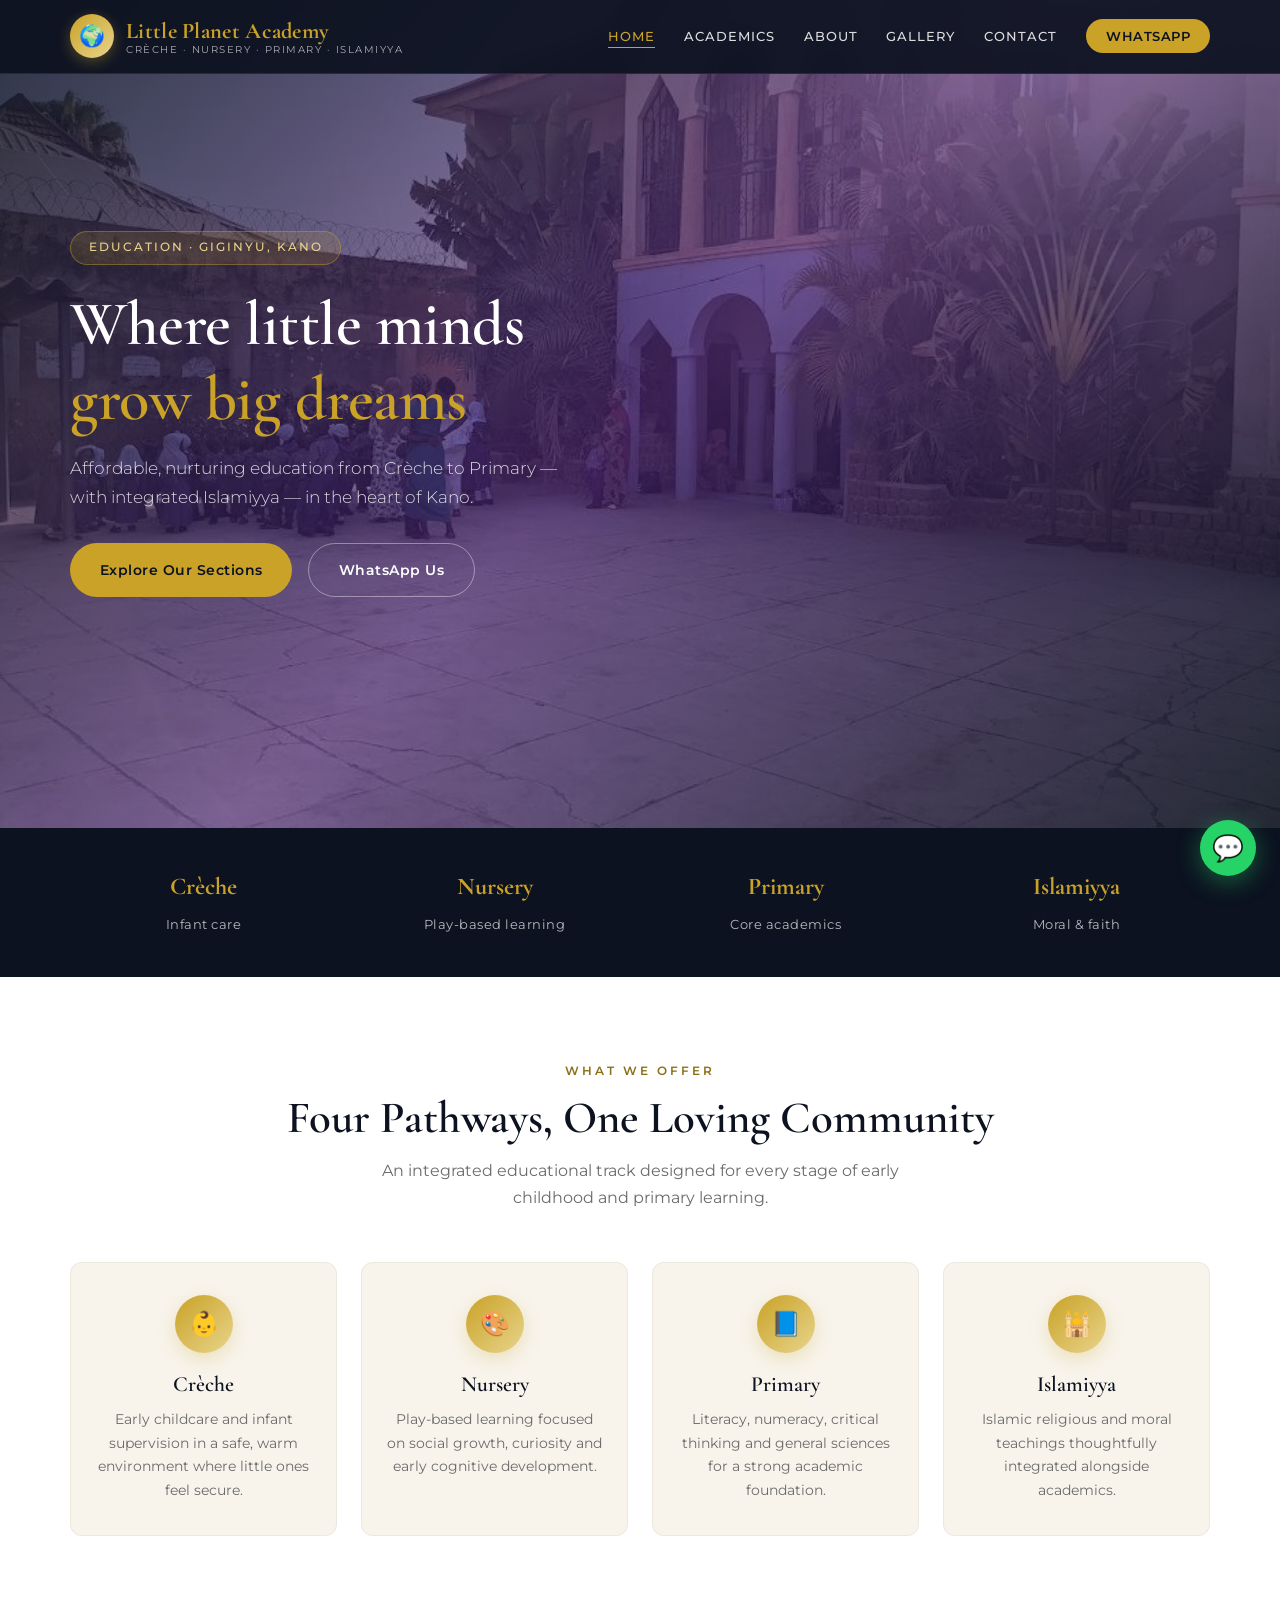
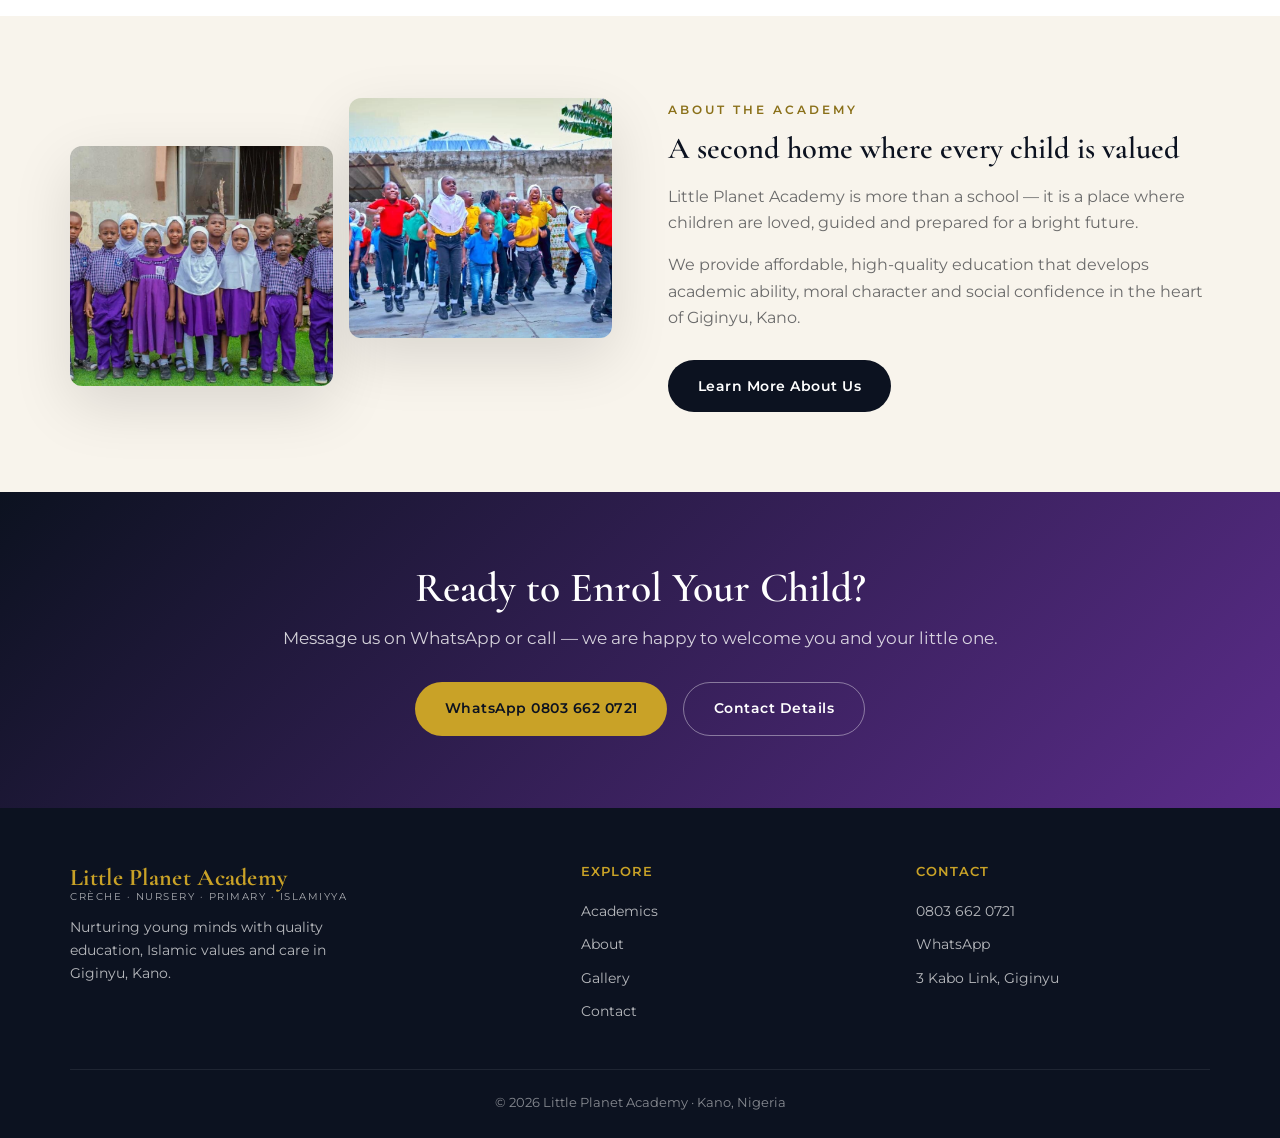
<file: index.html>
<!DOCTYPE html>
<html lang="en">
<head>
  <meta charset="UTF-8">
  <meta name="viewport" content="width=device-width, initial-scale=1.0">
  <title>Little Planet Academy | Crèche, Nursery, Primary & Islamiyya — Kano</title>
  <meta name="description" content="Little Planet Academy — affordable quality education in Giginyu, Kano. Crèche, Nursery, Primary and Islamiyya sections. Call 0803 662 0721">
  <link rel="stylesheet" href="styles.css">
</head>
<body>
  <!-- NAVBAR -->
  <nav class="navbar" id="navbar">
    <div class="container nav-inner">
      <a href="index.html" class="logo">
        <div class="logo-mark">🌍</div>
        <div class="logo-text">
          <span class="logo-name">Little Planet Academy</span>
          <span class="logo-sub">Crèche · Nursery · Primary · Islamiyya</span>
        </div>
      </a>
      <ul class="nav-links">
        <li><a href="index.html" class="active">Home</a></li>
        <li><a href="academics.html">Academics</a></li>
        <li><a href="about.html">About</a></li>
        <li><a href="gallery.html">Gallery</a></li>
        <li><a href="contact.html">Contact</a></li>
        <li><a class="nav-cta" href="https://wa.me/2348036620721?text=Hello%20Little%20Planet%20Academy" target="_blank" rel="noopener">WhatsApp</a></li>
      </ul>
      <button class="hamburger" id="hamburger" type="button" aria-label="Menu">
        <span></span><span></span><span></span>
      </button>
    </div>
  </nav>

  <!-- Mobile menu + overlay -->
  <div class="overlay" id="overlay"></div>
  <div class="mobile-menu" id="mobileMenu">
    <ul>
      <li><a href="index.html" class="active">Home</a></li>
      <li><a href="academics.html">Academics</a></li>
      <li><a href="about.html">About</a></li>
      <li><a href="gallery.html">Gallery</a></li>
      <li><a href="contact.html">Contact</a></li>
      <li><a class="mobile-cta" href="https://wa.me/2348036620721?text=Hello%20Little%20Planet%20Academy" target="_blank" rel="noopener">WhatsApp Us</a></li>
    </ul>
  </div>

  <!-- HERO -->
  <section class="hero">
    <div class="container">
      <div class="hero-content">
        <div class="hero-badge">Education · Giginyu, Kano</div>
        <h1>Where little minds<br><span>grow big dreams</span></h1>
        <p>Affordable, nurturing education from Crèche to Primary — with integrated Islamiyya — in the heart of Kano.</p>
        <div class="hero-btns">
          <a class="btn btn-primary" href="academics.html">Explore Our Sections</a>
          <a class="btn btn-outline" href="https://wa.me/2348036620721?text=Hello%20Little%20Planet%20Academy%2C%20I%20want%20to%20enquire" target="_blank" rel="noopener">WhatsApp Us</a>
        </div>
      </div>
    </div>
  </section>

  <!-- STATS -->
  <div class="stats-bar">
    <div class="container">
      <div class="stats-grid">
        <div class="stat-item"><strong>Crèche</strong><span>Infant care</span></div>
        <div class="stat-item"><strong>Nursery</strong><span>Play-based learning</span></div>
        <div class="stat-item"><strong>Primary</strong><span>Core academics</span></div>
        <div class="stat-item"><strong>Islamiyya</strong><span>Moral & faith</span></div>
      </div>
    </div>
  </div>

  <!-- PATHWAYS -->
  <section class="services">
    <div class="container">
      <div class="section-header">
        <div class="section-label">What We Offer</div>
        <h2>Four Pathways, One Loving Community</h2>
        <p>An integrated educational track designed for every stage of early childhood and primary learning.</p>
      </div>
      <div class="svc-grid">
        <div class="svc-card">
          <div class="ico">👶</div>
          <h3>Crèche</h3>
          <p>Early childcare and infant supervision in a safe, warm environment where little ones feel secure.</p>
        </div>
        <div class="svc-card">
          <div class="ico">🎨</div>
          <h3>Nursery</h3>
          <p>Play-based learning focused on social growth, curiosity and early cognitive development.</p>
        </div>
        <div class="svc-card">
          <div class="ico">📘</div>
          <h3>Primary</h3>
          <p>Literacy, numeracy, critical thinking and general sciences for a strong academic foundation.</p>
        </div>
        <div class="svc-card">
          <div class="ico">🕌</div>
          <h3>Islamiyya</h3>
          <p>Islamic religious and moral teachings thoughtfully integrated alongside academics.</p>
        </div>
      </div>
    </div>
  </section>

  <!-- ABOUT PREVIEW -->
  <section class="about-preview">
    <div class="container">
      <div class="about-grid">
        <div class="about-images">
          <img src="images/uniform-portrait.jpg" alt="Pupils in school uniform">
          <img src="images/kids-jumping.jpg" alt="Children jumping with joy">
        </div>
        <div class="about-text">
          <div class="section-label">About the Academy</div>
          <h3>A second home where every child is valued</h3>
          <p>Little Planet Academy is more than a school — it is a place where children are loved, guided and prepared for a bright future.</p>
          <p>We provide affordable, high-quality education that develops academic ability, moral character and social confidence in the heart of Giginyu, Kano.</p>
          <a class="btn btn-dark" href="about.html">Learn More About Us</a>
        </div>
      </div>
    </div>
  </section>

  <!-- CTA -->
  <section class="cta-band">
    <div class="container">
      <h2>Ready to Enrol Your Child?</h2>
      <p>Message us on WhatsApp or call — we are happy to welcome you and your little one.</p>
      <div class="cta-btns">
        <a class="btn btn-primary" href="https://wa.me/2348036620721?text=Hello%20Little%20Planet%20Academy%2C%20I%20want%20to%20enquire%20about%20admission" target="_blank" rel="noopener">WhatsApp 0803 662 0721</a>
        <a class="btn btn-outline" href="contact.html">Contact Details</a>
      </div>
    </div>
  </section>

  <!-- FOOTER -->
  <footer>
    <div class="container">
      <div class="footer-inner">
        <div class="footer-brand">
          <div class="logo">
            <div class="logo-text">
              <span class="logo-name">Little Planet Academy</span>
              <span class="logo-sub">Crèche · Nursery · Primary · Islamiyya</span>
            </div>
          </div>
          <p>Nurturing young minds with quality education, Islamic values and care in Giginyu, Kano.</p>
        </div>
        <div>
          <h4>Explore</h4>
          <a href="academics.html">Academics</a>
          <a href="about.html">About</a>
          <a href="gallery.html">Gallery</a>
          <a href="contact.html">Contact</a>
        </div>
        <div>
          <h4>Contact</h4>
          <a href="tel:+2348036620721">0803 662 0721</a>
          <a href="https://wa.me/2348036620721" target="_blank" rel="noopener">WhatsApp</a>
          <a href="contact.html">3 Kabo Link, Giginyu</a>
        </div>
      </div>
      <div class="footer-bottom">© 2026 Little Planet Academy · Kano, Nigeria</div>
    </div>
  </footer>

  <a class="wa-float" href="https://wa.me/2348036620721?text=Hello%20Little%20Planet%20Academy" target="_blank" rel="noopener" aria-label="WhatsApp">💬</a>
  <script src="script.js"></script>
</body>
</html>
</file>
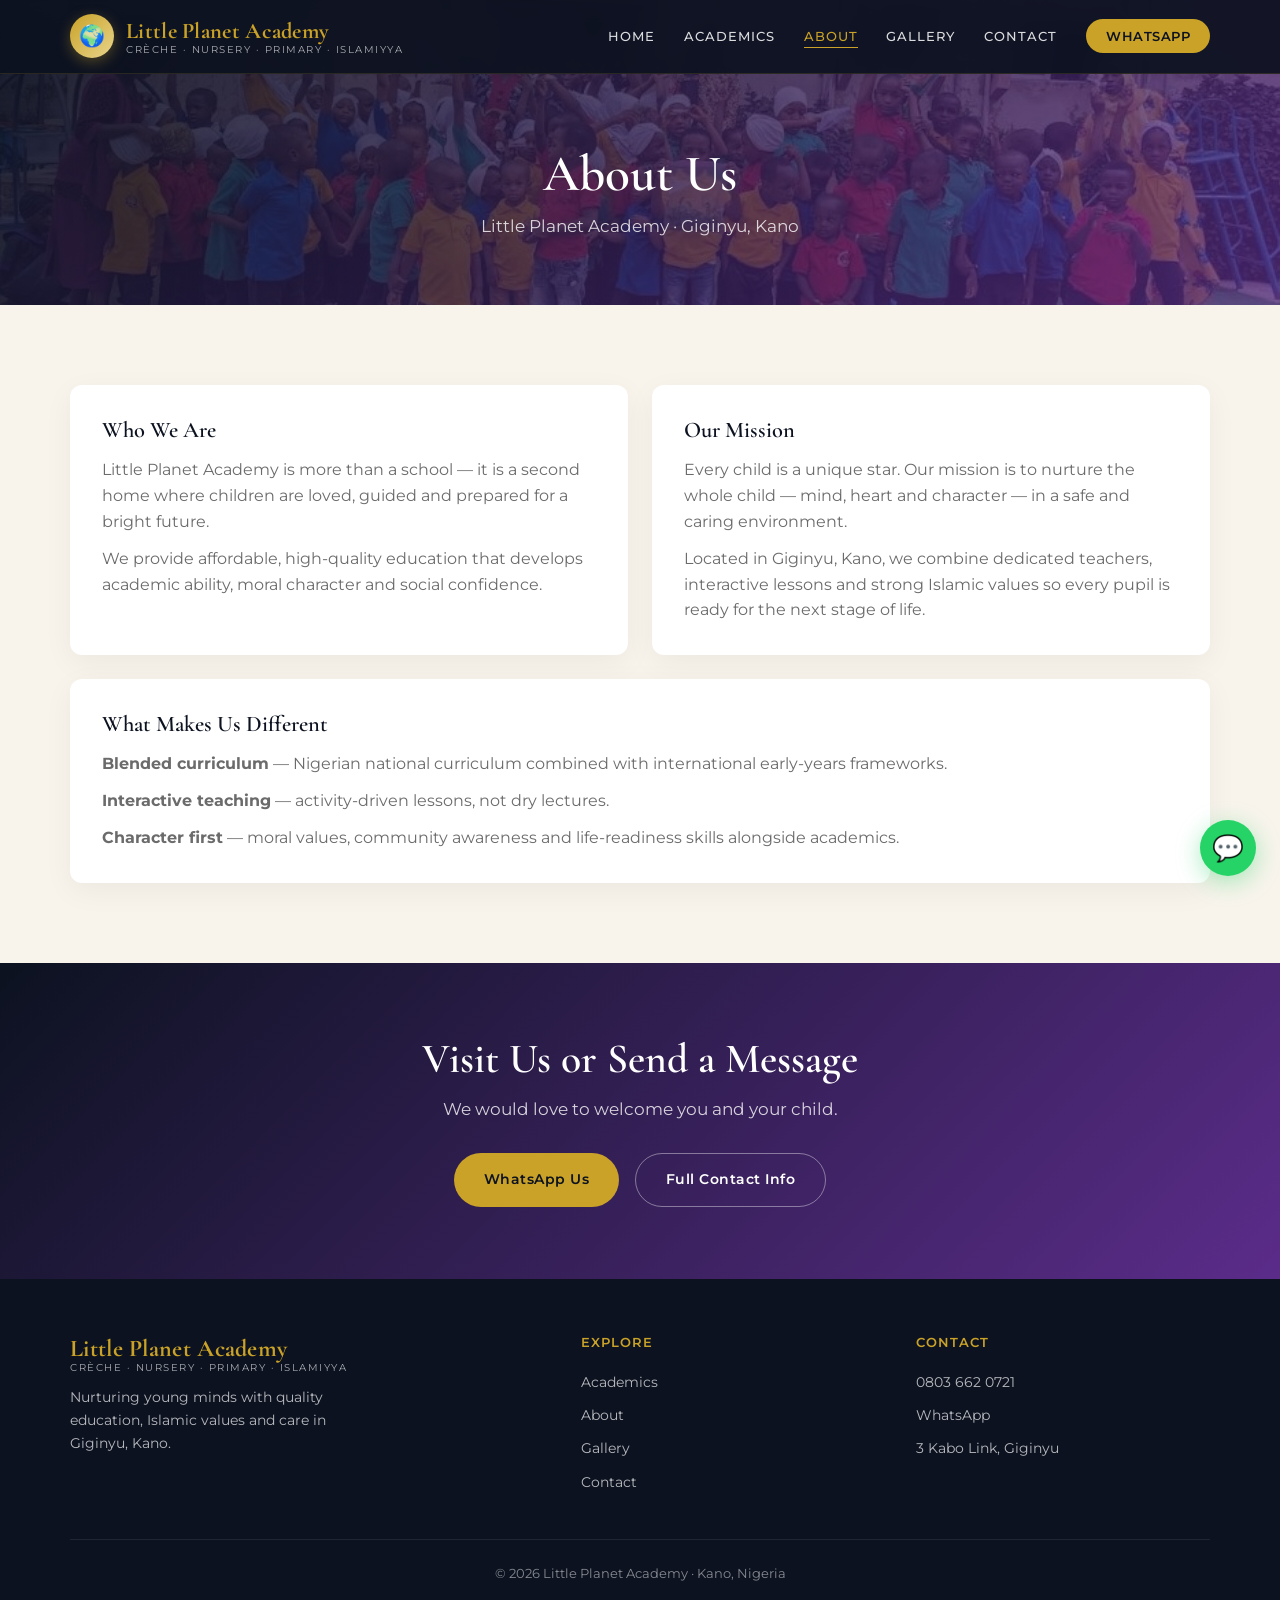
<file: about.html>
<!DOCTYPE html>
<html lang="en">
<head>
  <meta charset="UTF-8">
  <meta name="viewport" content="width=device-width, initial-scale=1.0">
  <title>About — Little Planet Academy</title>
  <meta name="description" content="About Little Planet Academy — our mission, values and what makes us different in Giginyu, Kano.">
  <link rel="stylesheet" href="styles.css">
</head>
<body>
  <nav class="navbar" id="navbar">
    <div class="container nav-inner">
      <a href="index.html" class="logo">
        <div class="logo-mark">🌍</div>
        <div class="logo-text">
          <span class="logo-name">Little Planet Academy</span>
          <span class="logo-sub">Crèche · Nursery · Primary · Islamiyya</span>
        </div>
      </a>
      <ul class="nav-links">
        <li><a href="index.html">Home</a></li>
        <li><a href="academics.html">Academics</a></li>
        <li><a href="about.html" class="active">About</a></li>
        <li><a href="gallery.html">Gallery</a></li>
        <li><a href="contact.html">Contact</a></li>
        <li><a class="nav-cta" href="https://wa.me/2348036620721?text=Hello%20Little%20Planet%20Academy" target="_blank" rel="noopener">WhatsApp</a></li>
      </ul>
      <button class="hamburger" id="hamburger" type="button" aria-label="Menu">
        <span></span><span></span><span></span>
      </button>
    </div>
  </nav>

  <div class="overlay" id="overlay"></div>
  <div class="mobile-menu" id="mobileMenu">
    <ul>
      <li><a href="index.html">Home</a></li>
      <li><a href="academics.html">Academics</a></li>
      <li><a href="about.html" class="active">About</a></li>
      <li><a href="gallery.html">Gallery</a></li>
      <li><a href="contact.html">Contact</a></li>
      <li><a class="mobile-cta" href="https://wa.me/2348036620721?text=Hello%20Little%20Planet%20Academy" target="_blank" rel="noopener">WhatsApp Us</a></li>
    </ul>
  </div>

  <div class="page-hero">
    <div class="container">
      <h1>About Us</h1>
      <p>Little Planet Academy · Giginyu, Kano</p>
    </div>
  </div>

  <section>
    <div class="container">
      <div class="about-boxes">
        <div class="about-box">
          <h3>Who We Are</h3>
          <p>Little Planet Academy is more than a school — it is a second home where children are loved, guided and prepared for a bright future.</p>
          <p>We provide affordable, high-quality education that develops academic ability, moral character and social confidence.</p>
        </div>
        <div class="about-box">
          <h3>Our Mission</h3>
          <p>Every child is a unique star. Our mission is to nurture the whole child — mind, heart and character — in a safe and caring environment.</p>
          <p>Located in Giginyu, Kano, we combine dedicated teachers, interactive lessons and strong Islamic values so every pupil is ready for the next stage of life.</p>
        </div>
        <div class="about-box full">
          <h3>What Makes Us Different</h3>
          <p><strong>Blended curriculum</strong> — Nigerian national curriculum combined with international early-years frameworks.</p>
          <p><strong>Interactive teaching</strong> — activity-driven lessons, not dry lectures.</p>
          <p><strong>Character first</strong> — moral values, community awareness and life-readiness skills alongside academics.</p>
        </div>
      </div>
    </div>
  </section>

  <section class="cta-band">
    <div class="container">
      <h2>Visit Us or Send a Message</h2>
      <p>We would love to welcome you and your child.</p>
      <div class="cta-btns">
        <a class="btn btn-primary" href="https://wa.me/2348036620721?text=Hello%20Little%20Planet%20Academy" target="_blank" rel="noopener">WhatsApp Us</a>
        <a class="btn btn-outline" href="contact.html">Full Contact Info</a>
      </div>
    </div>
  </section>

  <footer>
    <div class="container">
      <div class="footer-inner">
        <div class="footer-brand">
          <div class="logo">
            <div class="logo-text">
              <span class="logo-name">Little Planet Academy</span>
              <span class="logo-sub">Crèche · Nursery · Primary · Islamiyya</span>
            </div>
          </div>
          <p>Nurturing young minds with quality education, Islamic values and care in Giginyu, Kano.</p>
        </div>
        <div>
          <h4>Explore</h4>
          <a href="academics.html">Academics</a>
          <a href="about.html">About</a>
          <a href="gallery.html">Gallery</a>
          <a href="contact.html">Contact</a>
        </div>
        <div>
          <h4>Contact</h4>
          <a href="tel:+2348036620721">0803 662 0721</a>
          <a href="https://wa.me/2348036620721" target="_blank" rel="noopener">WhatsApp</a>
          <a href="contact.html">3 Kabo Link, Giginyu</a>
        </div>
      </div>
      <div class="footer-bottom">© 2026 Little Planet Academy · Kano, Nigeria</div>
    </div>
  </footer>

  <a class="wa-float" href="https://wa.me/2348036620721?text=Hello%20Little%20Planet%20Academy" target="_blank" rel="noopener" aria-label="WhatsApp">💬</a>
  <script src="script.js"></script>
</body>
</html>
</file>
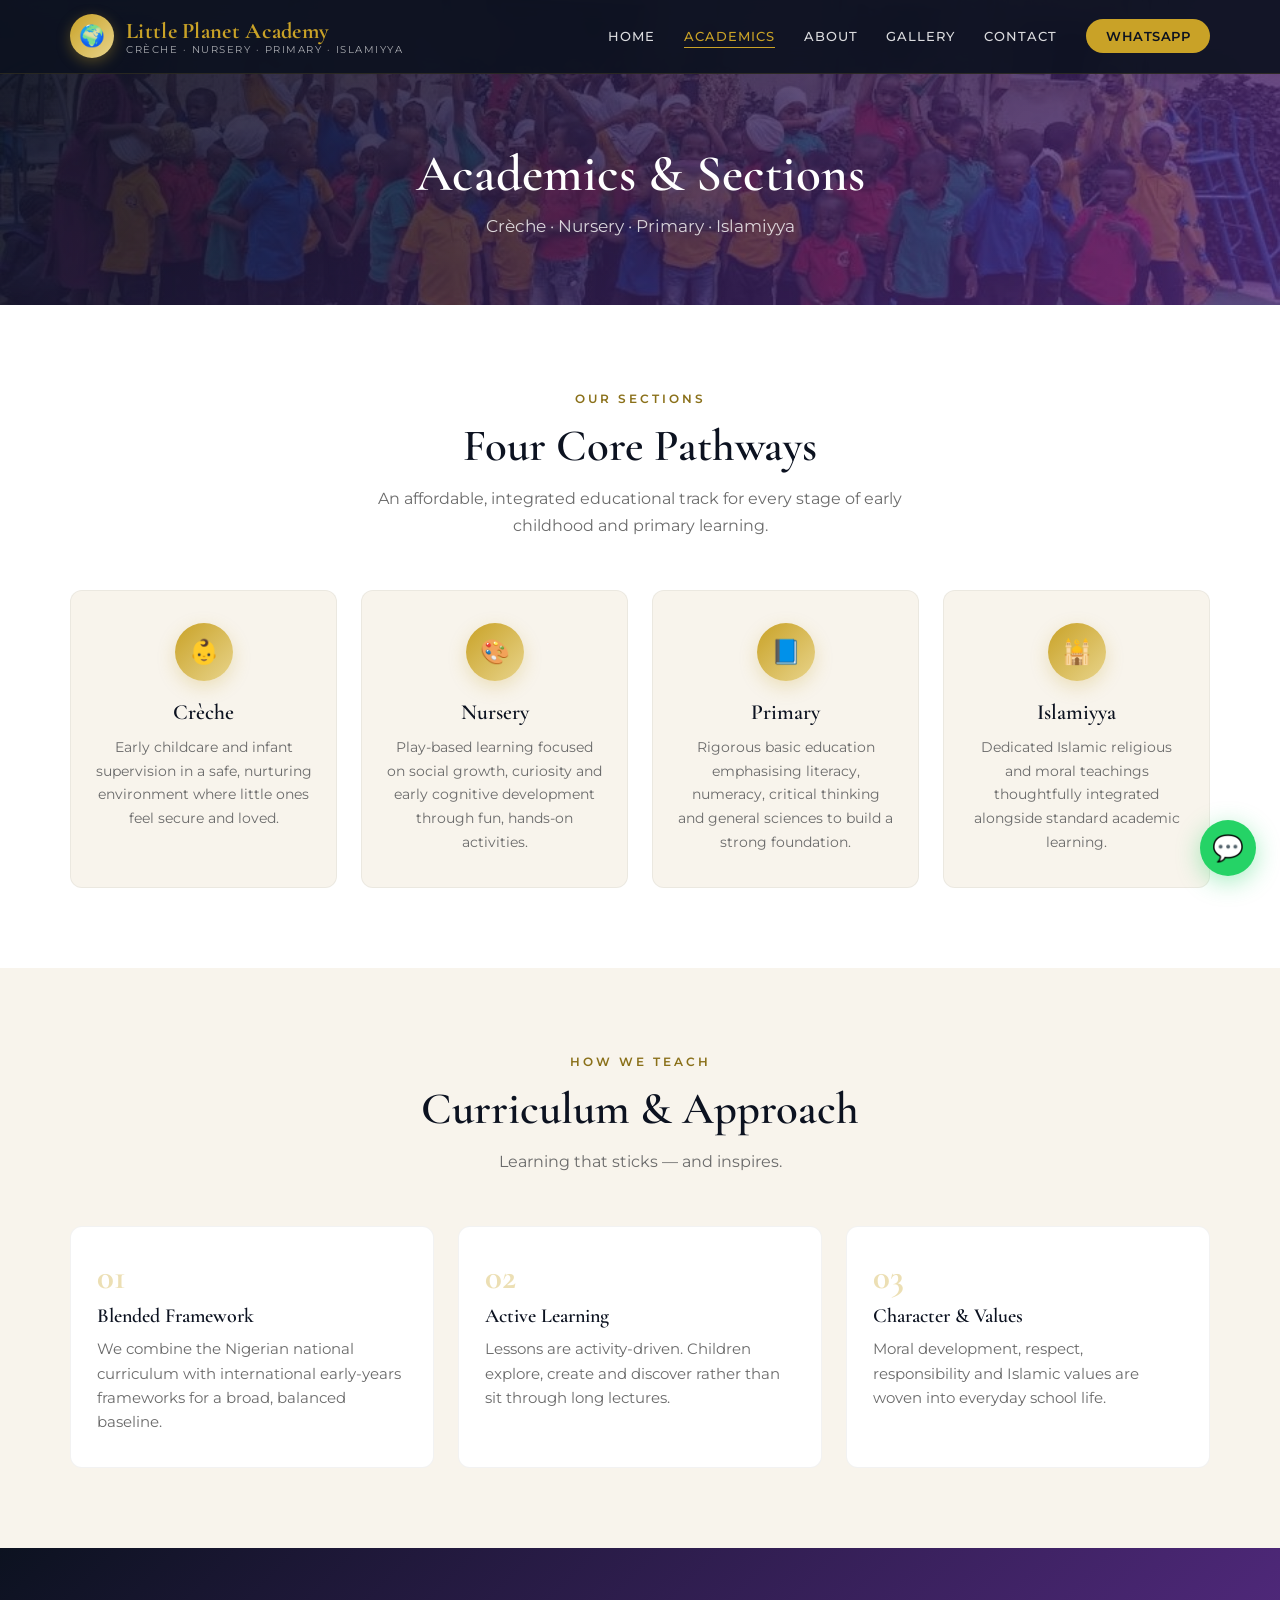
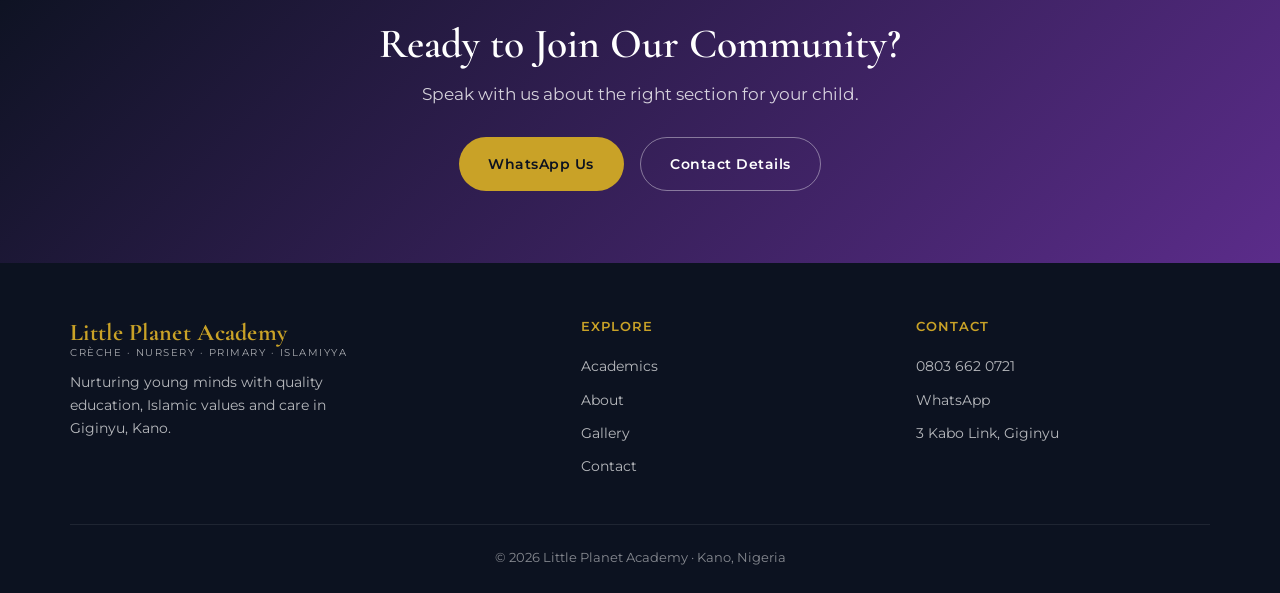
<file: academics.html>
<!DOCTYPE html>
<html lang="en">
<head>
  <meta charset="UTF-8">
  <meta name="viewport" content="width=device-width, initial-scale=1.0">
  <title>Academics — Little Planet Academy</title>
  <meta name="description" content="Academics at Little Planet Academy — Crèche, Nursery, Primary and Islamiyya sections in Giginyu, Kano.">
  <link rel="stylesheet" href="styles.css">
</head>
<body>
  <nav class="navbar" id="navbar">
    <div class="container nav-inner">
      <a href="index.html" class="logo">
        <div class="logo-mark">🌍</div>
        <div class="logo-text">
          <span class="logo-name">Little Planet Academy</span>
          <span class="logo-sub">Crèche · Nursery · Primary · Islamiyya</span>
        </div>
      </a>
      <ul class="nav-links">
        <li><a href="index.html">Home</a></li>
        <li><a href="academics.html" class="active">Academics</a></li>
        <li><a href="about.html">About</a></li>
        <li><a href="gallery.html">Gallery</a></li>
        <li><a href="contact.html">Contact</a></li>
        <li><a class="nav-cta" href="https://wa.me/2348036620721?text=Hello%20Little%20Planet%20Academy" target="_blank" rel="noopener">WhatsApp</a></li>
      </ul>
      <button class="hamburger" id="hamburger" type="button" aria-label="Menu">
        <span></span><span></span><span></span>
      </button>
    </div>
  </nav>

  <div class="overlay" id="overlay"></div>
  <div class="mobile-menu" id="mobileMenu">
    <ul>
      <li><a href="index.html">Home</a></li>
      <li><a href="academics.html" class="active">Academics</a></li>
      <li><a href="about.html">About</a></li>
      <li><a href="gallery.html">Gallery</a></li>
      <li><a href="contact.html">Contact</a></li>
      <li><a class="mobile-cta" href="https://wa.me/2348036620721?text=Hello%20Little%20Planet%20Academy" target="_blank" rel="noopener">WhatsApp Us</a></li>
    </ul>
  </div>

  <div class="page-hero">
    <div class="container">
      <h1>Academics & Sections</h1>
      <p>Crèche · Nursery · Primary · Islamiyya</p>
    </div>
  </div>

  <section class="services">
    <div class="container">
      <div class="section-header">
        <div class="section-label">Our Sections</div>
        <h2>Four Core Pathways</h2>
        <p>An affordable, integrated educational track for every stage of early childhood and primary learning.</p>
      </div>
      <div class="svc-grid">
        <div class="svc-card">
          <div class="ico">👶</div>
          <h3>Crèche</h3>
          <p>Early childcare and infant supervision in a safe, nurturing environment where little ones feel secure and loved.</p>
        </div>
        <div class="svc-card">
          <div class="ico">🎨</div>
          <h3>Nursery</h3>
          <p>Play-based learning focused on social growth, curiosity and early cognitive development through fun, hands-on activities.</p>
        </div>
        <div class="svc-card">
          <div class="ico">📘</div>
          <h3>Primary</h3>
          <p>Rigorous basic education emphasising literacy, numeracy, critical thinking and general sciences to build a strong foundation.</p>
        </div>
        <div class="svc-card">
          <div class="ico">🕌</div>
          <h3>Islamiyya</h3>
          <p>Dedicated Islamic religious and moral teachings thoughtfully integrated alongside standard academic learning.</p>
        </div>
      </div>
    </div>
  </section>

  <section style="background: var(--cream);">
    <div class="container">
      <div class="section-header">
        <div class="section-label">How We Teach</div>
        <h2>Curriculum & Approach</h2>
        <p>Learning that sticks — and inspires.</p>
      </div>
      <div class="curr-grid">
        <div class="curr-card">
          <div class="num">01</div>
          <h3>Blended Framework</h3>
          <p>We combine the Nigerian national curriculum with international early-years frameworks for a broad, balanced baseline.</p>
        </div>
        <div class="curr-card">
          <div class="num">02</div>
          <h3>Active Learning</h3>
          <p>Lessons are activity-driven. Children explore, create and discover rather than sit through long lectures.</p>
        </div>
        <div class="curr-card">
          <div class="num">03</div>
          <h3>Character & Values</h3>
          <p>Moral development, respect, responsibility and Islamic values are woven into everyday school life.</p>
        </div>
      </div>
    </div>
  </section>

  <section class="cta-band">
    <div class="container">
      <h2>Ready to Join Our Community?</h2>
      <p>Speak with us about the right section for your child.</p>
      <div class="cta-btns">
        <a class="btn btn-primary" href="https://wa.me/2348036620721?text=Hello%20Little%20Planet%20Academy%2C%20I%20want%20to%20enquire%20about%20admission" target="_blank" rel="noopener">WhatsApp Us</a>
        <a class="btn btn-outline" href="contact.html">Contact Details</a>
      </div>
    </div>
  </section>

  <footer>
    <div class="container">
      <div class="footer-inner">
        <div class="footer-brand">
          <div class="logo">
            <div class="logo-text">
              <span class="logo-name">Little Planet Academy</span>
              <span class="logo-sub">Crèche · Nursery · Primary · Islamiyya</span>
            </div>
          </div>
          <p>Nurturing young minds with quality education, Islamic values and care in Giginyu, Kano.</p>
        </div>
        <div>
          <h4>Explore</h4>
          <a href="academics.html">Academics</a>
          <a href="about.html">About</a>
          <a href="gallery.html">Gallery</a>
          <a href="contact.html">Contact</a>
        </div>
        <div>
          <h4>Contact</h4>
          <a href="tel:+2348036620721">0803 662 0721</a>
          <a href="https://wa.me/2348036620721" target="_blank" rel="noopener">WhatsApp</a>
          <a href="contact.html">3 Kabo Link, Giginyu</a>
        </div>
      </div>
      <div class="footer-bottom">© 2026 Little Planet Academy · Kano, Nigeria</div>
    </div>
  </footer>

  <a class="wa-float" href="https://wa.me/2348036620721?text=Hello%20Little%20Planet%20Academy" target="_blank" rel="noopener" aria-label="WhatsApp">💬</a>
  <script src="script.js"></script>
</body>
</html>
</file>
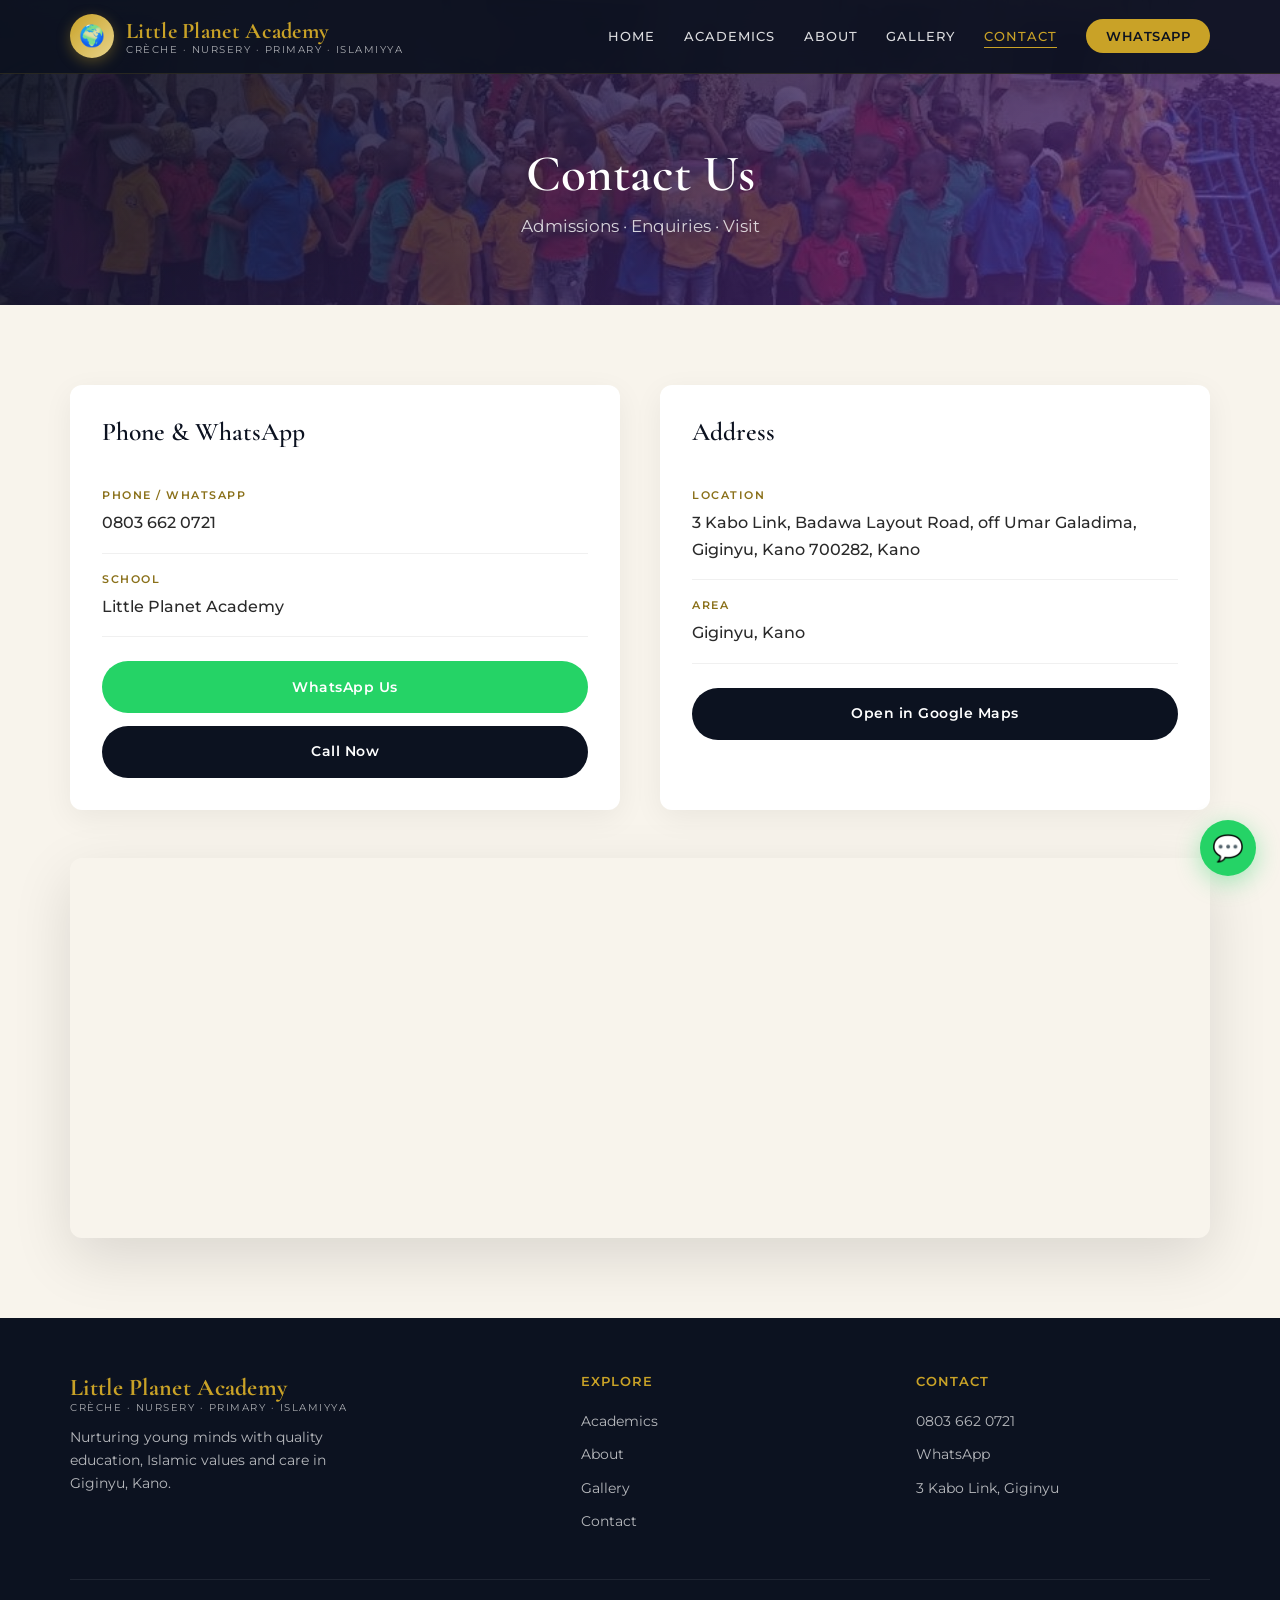
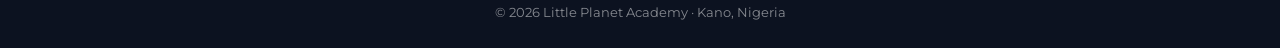
<file: contact.html>
<!DOCTYPE html>
<html lang="en">
<head>
  <meta charset="UTF-8">
  <meta name="viewport" content="width=device-width, initial-scale=1.0">
  <title>Contact — Little Planet Academy</title>
  <meta name="description" content="Contact Little Planet Academy in Giginyu, Kano. Phone, WhatsApp, address and map.">
  <link rel="stylesheet" href="styles.css">
</head>
<body>
  <nav class="navbar" id="navbar">
    <div class="container nav-inner">
      <a href="index.html" class="logo">
        <div class="logo-mark">🌍</div>
        <div class="logo-text">
          <span class="logo-name">Little Planet Academy</span>
          <span class="logo-sub">Crèche · Nursery · Primary · Islamiyya</span>
        </div>
      </a>
      <ul class="nav-links">
        <li><a href="index.html">Home</a></li>
        <li><a href="academics.html">Academics</a></li>
        <li><a href="about.html">About</a></li>
        <li><a href="gallery.html">Gallery</a></li>
        <li><a href="contact.html" class="active">Contact</a></li>
        <li><a class="nav-cta" href="https://wa.me/2348036620721?text=Hello%20Little%20Planet%20Academy" target="_blank" rel="noopener">WhatsApp</a></li>
      </ul>
      <button class="hamburger" id="hamburger" type="button" aria-label="Menu">
        <span></span><span></span><span></span>
      </button>
    </div>
  </nav>

  <div class="overlay" id="overlay"></div>
  <div class="mobile-menu" id="mobileMenu">
    <ul>
      <li><a href="index.html">Home</a></li>
      <li><a href="academics.html">Academics</a></li>
      <li><a href="about.html">About</a></li>
      <li><a href="gallery.html">Gallery</a></li>
      <li><a href="contact.html" class="active">Contact</a></li>
      <li><a class="mobile-cta" href="https://wa.me/2348036620721?text=Hello%20Little%20Planet%20Academy" target="_blank" rel="noopener">WhatsApp Us</a></li>
    </ul>
  </div>

  <div class="page-hero">
    <div class="container">
      <h1>Contact Us</h1>
      <p>Admissions · Enquiries · Visit</p>
    </div>
  </div>

  <section>
    <div class="container">
      <div class="contact-grid">
        <div class="contact-card">
          <h2>Phone & WhatsApp</h2>
          <div class="info-row">
            <strong>Phone / WhatsApp</strong>
            <a href="tel:+2348036620721">0803 662 0721</a>
          </div>
          <div class="info-row">
            <strong>School</strong>
            <span>Little Planet Academy</span>
          </div>
          <div class="contact-actions">
            <a class="btn btn-wa" href="https://wa.me/2348036620721?text=Hello%20Little%20Planet%20Academy" target="_blank" rel="noopener">WhatsApp Us</a>
            <a class="btn btn-dark" href="tel:+2348036620721">Call Now</a>
          </div>
        </div>
        <div class="contact-card">
          <h2>Address</h2>
          <div class="info-row">
            <strong>Location</strong>
            <span>3 Kabo Link, Badawa Layout Road, off Umar Galadima, Giginyu, Kano 700282, Kano</span>
          </div>
          <div class="info-row">
            <strong>Area</strong>
            <span>Giginyu, Kano</span>
          </div>
          <div class="contact-actions">
            <a class="btn btn-dark" href="https://www.google.com/maps/search/?api=1&query=3+Kabo+Link+Badawa+Layout+Road+Giginyu+Kano" target="_blank" rel="noopener">Open in Google Maps</a>
          </div>
        </div>
      </div>

      <!-- Live Map -->
      <div class="map-wrap">
        <iframe
          src="https://maps.google.com/maps?q=3+Kabo+Link,+Badawa+Layout+Road,+Giginyu,+Kano,+Nigeria&t=&z=16&ie=UTF8&iwloc=&output=embed"
          allowfullscreen=""
          loading="lazy"
          referrerpolicy="no-referrer-when-downgrade"
          title="Little Planet Academy - Giginyu, Kano">
        </iframe>
      </div>
    </div>
  </section>

  <footer>
    <div class="container">
      <div class="footer-inner">
        <div class="footer-brand">
          <div class="logo">
            <div class="logo-text">
              <span class="logo-name">Little Planet Academy</span>
              <span class="logo-sub">Crèche · Nursery · Primary · Islamiyya</span>
            </div>
          </div>
          <p>Nurturing young minds with quality education, Islamic values and care in Giginyu, Kano.</p>
        </div>
        <div>
          <h4>Explore</h4>
          <a href="academics.html">Academics</a>
          <a href="about.html">About</a>
          <a href="gallery.html">Gallery</a>
          <a href="contact.html">Contact</a>
        </div>
        <div>
          <h4>Contact</h4>
          <a href="tel:+2348036620721">0803 662 0721</a>
          <a href="https://wa.me/2348036620721" target="_blank" rel="noopener">WhatsApp</a>
          <a href="contact.html">3 Kabo Link, Giginyu</a>
        </div>
      </div>
      <div class="footer-bottom">© 2026 Little Planet Academy · Kano, Nigeria</div>
    </div>
  </footer>

  <a class="wa-float" href="https://wa.me/2348036620721?text=Hello%20Little%20Planet%20Academy" target="_blank" rel="noopener" aria-label="WhatsApp">💬</a>
  <script src="script.js"></script>
</body>
</html>
</file>
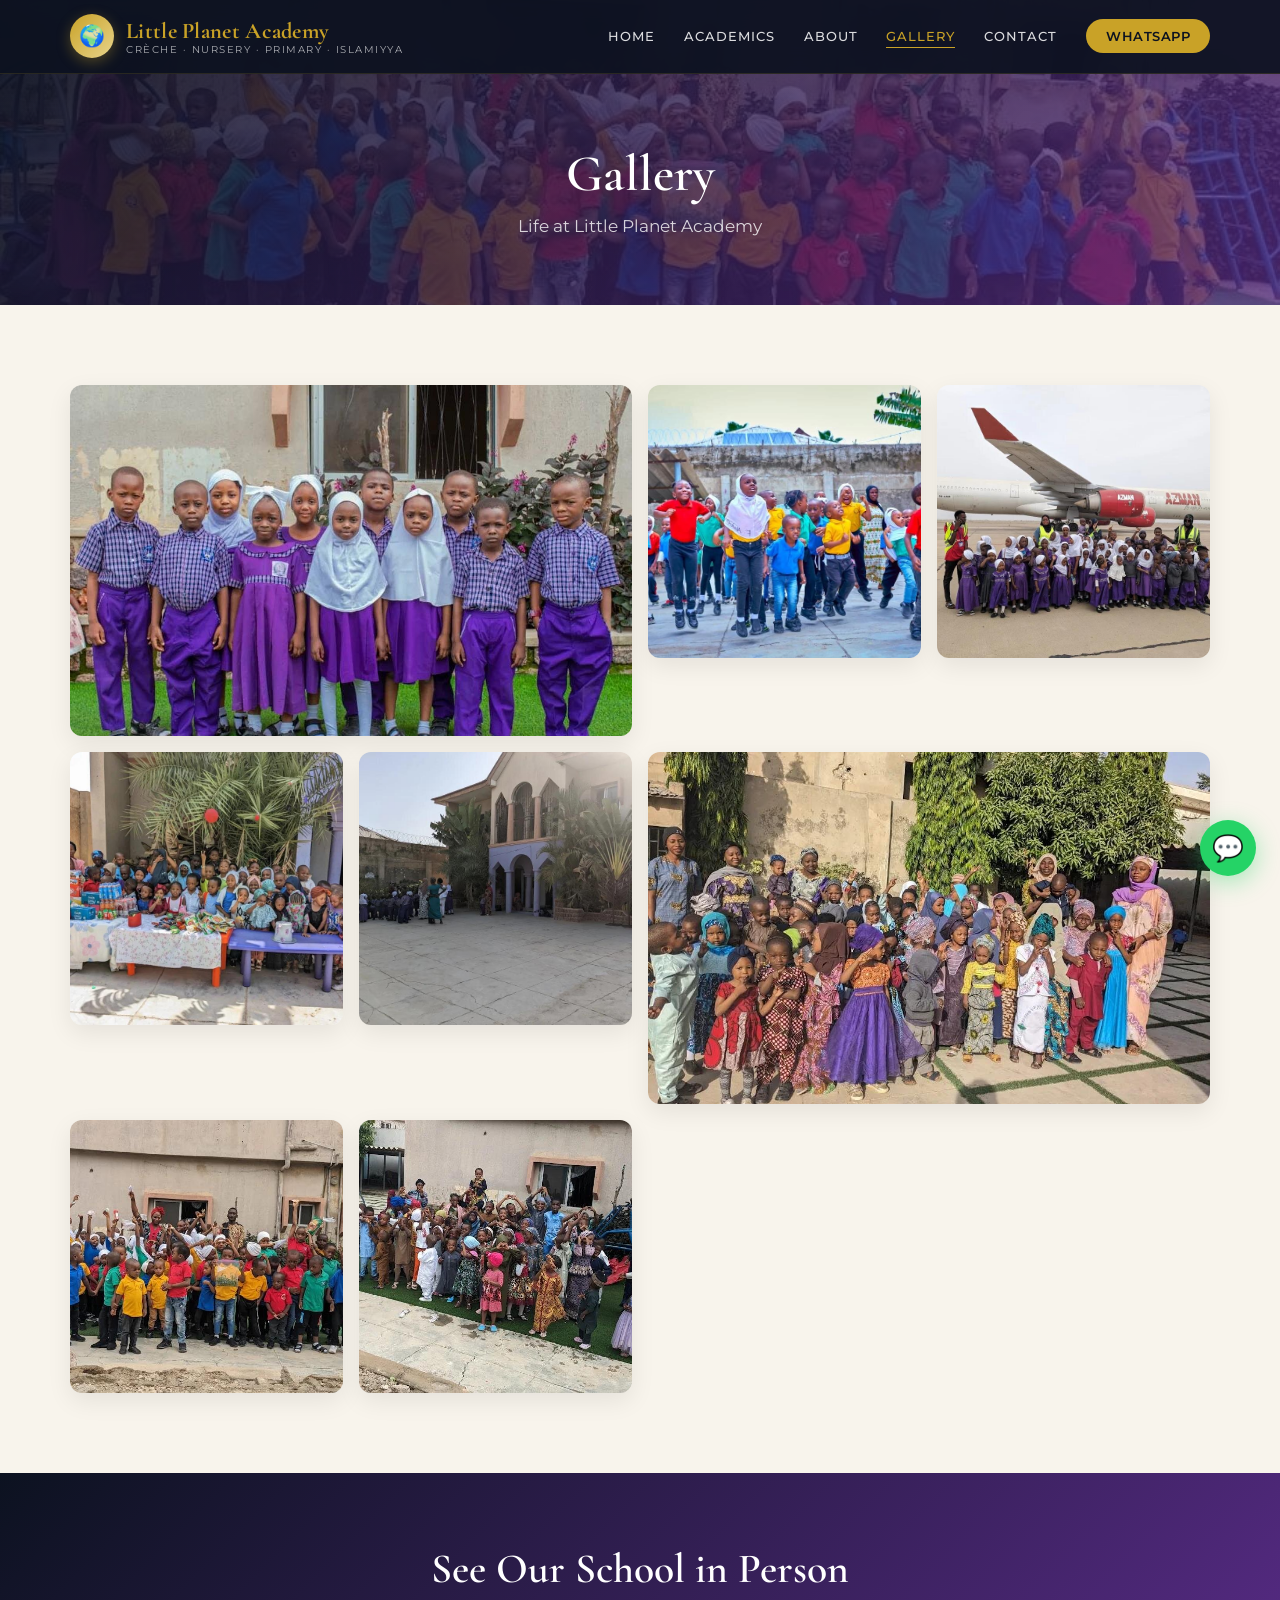
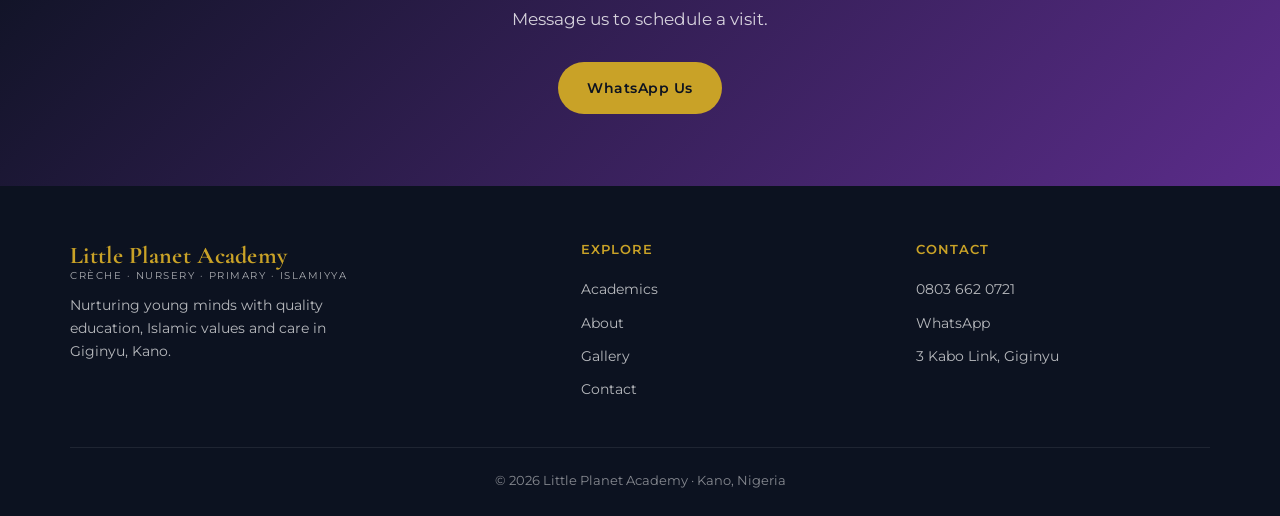
<file: gallery.html>
<!DOCTYPE html>
<html lang="en">
<head>
  <meta charset="UTF-8">
  <meta name="viewport" content="width=device-width, initial-scale=1.0">
  <title>Gallery — Little Planet Academy</title>
  <meta name="description" content="Photo gallery of life at Little Planet Academy in Giginyu, Kano.">
  <link rel="stylesheet" href="styles.css">
</head>
<body>
  <nav class="navbar" id="navbar">
    <div class="container nav-inner">
      <a href="index.html" class="logo">
        <div class="logo-mark">🌍</div>
        <div class="logo-text">
          <span class="logo-name">Little Planet Academy</span>
          <span class="logo-sub">Crèche · Nursery · Primary · Islamiyya</span>
        </div>
      </a>
      <ul class="nav-links">
        <li><a href="index.html">Home</a></li>
        <li><a href="academics.html">Academics</a></li>
        <li><a href="about.html">About</a></li>
        <li><a href="gallery.html" class="active">Gallery</a></li>
        <li><a href="contact.html">Contact</a></li>
        <li><a class="nav-cta" href="https://wa.me/2348036620721?text=Hello%20Little%20Planet%20Academy" target="_blank" rel="noopener">WhatsApp</a></li>
      </ul>
      <button class="hamburger" id="hamburger" type="button" aria-label="Menu">
        <span></span><span></span><span></span>
      </button>
    </div>
  </nav>

  <div class="overlay" id="overlay"></div>
  <div class="mobile-menu" id="mobileMenu">
    <ul>
      <li><a href="index.html">Home</a></li>
      <li><a href="academics.html">Academics</a></li>
      <li><a href="about.html">About</a></li>
      <li><a href="gallery.html" class="active">Gallery</a></li>
      <li><a href="contact.html">Contact</a></li>
      <li><a class="mobile-cta" href="https://wa.me/2348036620721?text=Hello%20Little%20Planet%20Academy" target="_blank" rel="noopener">WhatsApp Us</a></li>
    </ul>
  </div>

  <div class="page-hero">
    <div class="container">
      <h1>Gallery</h1>
      <p>Life at Little Planet Academy</p>
    </div>
  </div>

  <section>
    <div class="container">
      <div class="gallery-grid">
        <div class="gallery-item">
          <img src="images/uniform-portrait.jpg" alt="Pupils in school uniform" loading="lazy">
        </div>
        <div class="gallery-item">
          <img src="images/kids-jumping.jpg" alt="Children jumping with joy" loading="lazy">
        </div>
        <div class="gallery-item">
          <img src="images/plane-visit.jpg" alt="Pupils visiting an aircraft" loading="lazy">
        </div>
        <div class="gallery-item">
          <img src="images/party-celebration.jpg" alt="Celebration with cake and treats" loading="lazy">
        </div>
        <div class="gallery-item">
          <img src="images/school-courtyard.jpg" alt="School courtyard and building" loading="lazy">
        </div>
        <div class="gallery-item">
          <img src="images/colorful-group.jpg" alt="Children in colourful traditional attire" loading="lazy">
        </div>
        <div class="gallery-item">
          <img src="images/outdoor-group.jpg" alt="Pupils celebrating outdoors" loading="lazy">
        </div>
        <div class="gallery-item">
          <img src="images/heart-hands.jpg" alt="Children making heart gestures" loading="lazy">
        </div>
      </div>
    </div>
  </section>

  <section class="cta-band">
    <div class="container">
      <h2>See Our School in Person</h2>
      <p>Message us to schedule a visit.</p>
      <div class="cta-btns">
        <a class="btn btn-primary" href="https://wa.me/2348036620721?text=Hello%20Little%20Planet%20Academy%2C%20I%20would%20like%20to%20visit" target="_blank" rel="noopener">WhatsApp Us</a>
      </div>
    </div>
  </section>

  <footer>
    <div class="container">
      <div class="footer-inner">
        <div class="footer-brand">
          <div class="logo">
            <div class="logo-text">
              <span class="logo-name">Little Planet Academy</span>
              <span class="logo-sub">Crèche · Nursery · Primary · Islamiyya</span>
            </div>
          </div>
          <p>Nurturing young minds with quality education, Islamic values and care in Giginyu, Kano.</p>
        </div>
        <div>
          <h4>Explore</h4>
          <a href="academics.html">Academics</a>
          <a href="about.html">About</a>
          <a href="gallery.html">Gallery</a>
          <a href="contact.html">Contact</a>
        </div>
        <div>
          <h4>Contact</h4>
          <a href="tel:+2348036620721">0803 662 0721</a>
          <a href="https://wa.me/2348036620721" target="_blank" rel="noopener">WhatsApp</a>
          <a href="contact.html">3 Kabo Link, Giginyu</a>
        </div>
      </div>
      <div class="footer-bottom">© 2026 Little Planet Academy · Kano, Nigeria</div>
    </div>
  </footer>

  <a class="wa-float" href="https://wa.me/2348036620721?text=Hello%20Little%20Planet%20Academy" target="_blank" rel="noopener" aria-label="WhatsApp">💬</a>
  <script src="script.js"></script>
</body>
</html>
</file>
<file: styles.css>
@import url('https://fonts.googleapis.com/css2?family=Cormorant+Garamond:wght@400;500;600;700&family=Montserrat:wght@300;400;500;600;700&display=swap');

:root {
  --gold: #c9a227;
  --gold-light: #e8d48b;
  --gold-dark: #8a7019;
  --navy: #0c1220;
  --navy-light: #151d2e;
  --purple: #5b2c8a;
  --purple-soft: #f3eef9;
  --cream: #f8f4ec;
  --white: #ffffff;
  --text: #2a2a2a;
  --muted: #6b6b6b;
  --shadow: 0 20px 60px rgba(0,0,0,0.12);
  --radius: 12px;
}

* {
  margin: 0;
  padding: 0;
  box-sizing: border-box;
}

html {
  scroll-behavior: smooth;
}

body {
  font-family: 'Montserrat', sans-serif;
  background: var(--cream);
  color: var(--text);
  line-height: 1.65;
  overflow-x: hidden;
}

h1, h2, h3, h4 {
  font-family: 'Cormorant Garamond', serif;
  font-weight: 600;
  line-height: 1.2;
}

a {
  text-decoration: none;
  color: inherit;
}

img {
  max-width: 100%;
  display: block;
}

.container {
  width: min(1140px, 92%);
  margin: 0 auto;
}

/* ========== NAVBAR ========== */
.navbar {
  position: fixed;
  top: 0;
  left: 0;
  right: 0;
  z-index: 1000;
  background: rgba(12, 18, 32, 0.92);
  backdrop-filter: blur(12px);
  transition: all 0.3s ease;
  border-bottom: 1px solid rgba(201, 162, 39, 0.15);
}

.navbar.scrolled {
  background: rgba(12, 18, 32, 0.98);
  box-shadow: 0 4px 30px rgba(0,0,0,0.3);
}

.nav-inner {
  display: flex;
  align-items: center;
  justify-content: space-between;
  padding: 0.9rem 0;
}

.logo {
  display: flex;
  align-items: center;
  gap: 12px;
}

.logo-mark {
  width: 44px;
  height: 44px;
  border-radius: 50%;
  background: linear-gradient(135deg, var(--gold), var(--gold-light));
  color: var(--navy);
  display: flex;
  align-items: center;
  justify-content: center;
  font-size: 1.3rem;
  box-shadow: 0 4px 14px rgba(201,162,39,0.35);
  flex-shrink: 0;
}

.logo-text {
  display: flex;
  flex-direction: column;
  line-height: 1.15;
}

.logo-name {
  font-family: 'Cormorant Garamond', serif;
  font-size: 1.4rem;
  font-weight: 700;
  color: var(--gold);
  letter-spacing: 0.3px;
}

.logo-sub {
  font-size: 0.62rem;
  letter-spacing: 1.5px;
  text-transform: uppercase;
  color: rgba(255,255,255,0.65);
  font-weight: 400;
}

.nav-links {
  display: flex;
  gap: 1.8rem;
  list-style: none;
  align-items: center;
}

.nav-links a {
  color: rgba(255,255,255,0.85);
  font-size: 0.82rem;
  font-weight: 500;
  letter-spacing: 1px;
  text-transform: uppercase;
  position: relative;
  transition: color 0.3s;
}

.nav-links a::after {
  content: '';
  position: absolute;
  bottom: -4px;
  left: 0;
  width: 0;
  height: 1.5px;
  background: var(--gold);
  transition: width 0.3s ease;
}

.nav-links a:hover,
.nav-links a.active {
  color: var(--gold);
}

.nav-links a:hover::after,
.nav-links a.active::after {
  width: 100%;
}

.nav-cta {
  background: var(--gold) !important;
  color: var(--navy) !important;
  padding: 0.55rem 1.25rem !important;
  border-radius: 50px !important;
  font-weight: 600 !important;
  letter-spacing: 0.5px !important;
}

.nav-cta::after {
  display: none !important;
}

.nav-cta:hover {
  background: var(--gold-light) !important;
  color: var(--navy) !important;
}

/* Hamburger */
.hamburger {
  display: none;
  flex-direction: column;
  gap: 6px;
  cursor: pointer;
  padding: 8px;
  z-index: 1001;
  background: none;
  border: none;
}

.hamburger span {
  display: block;
  width: 26px;
  height: 2px;
  background: var(--gold);
  transition: all 0.35s ease;
  border-radius: 2px;
}

.hamburger.active span:nth-child(1) {
  transform: translateY(8px) rotate(45deg);
}

.hamburger.active span:nth-child(2) {
  opacity: 0;
}

.hamburger.active span:nth-child(3) {
  transform: translateY(-8px) rotate(-45deg);
}

/* Mobile menu */
.mobile-menu {
  position: fixed;
  top: 0;
  right: -100%;
  width: min(320px, 85%);
  height: 100vh;
  background: var(--navy);
  z-index: 999;
  padding: 6rem 2rem 2rem;
  transition: right 0.4s cubic-bezier(0.77, 0, 0.175, 1);
  box-shadow: -10px 0 40px rgba(0,0,0,0.4);
}

.mobile-menu.open {
  right: 0;
}

.mobile-menu ul {
  list-style: none;
  display: flex;
  flex-direction: column;
  gap: 0.4rem;
}

.mobile-menu a {
  color: rgba(255,255,255,0.9);
  font-size: 1.05rem;
  font-weight: 500;
  letter-spacing: 1px;
  text-transform: uppercase;
  display: block;
  padding: 0.75rem 0;
  border-bottom: 1px solid rgba(201,162,39,0.15);
  transition: color 0.3s;
}

.mobile-menu a:hover,
.mobile-menu a.active {
  color: var(--gold);
}

.mobile-menu .mobile-cta {
  margin-top: 1.5rem;
  background: var(--gold);
  color: var(--navy) !important;
  text-align: center;
  border-radius: 50px;
  border: none !important;
  padding: 0.9rem 1.2rem !important;
  font-weight: 600;
}

.overlay {
  position: fixed;
  inset: 0;
  background: rgba(0,0,0,0.55);
  z-index: 998;
  opacity: 0;
  visibility: hidden;
  transition: all 0.3s;
}

.overlay.show {
  opacity: 1;
  visibility: visible;
}

@media (max-width: 900px) {
  .nav-links {
    display: none;
  }
  .hamburger {
    display: flex;
  }
}

/* ========== HERO ========== */
.hero {
  min-height: 92vh;
  background: linear-gradient(135deg, rgba(12,18,32,0.82) 0%, rgba(91,44,138,0.55) 50%, rgba(12,18,32,0.85) 100%),
              url('images/school-courtyard.jpg') center/cover no-repeat;
  display: flex;
  align-items: center;
  position: relative;
  padding-top: 80px;
}

.hero-content {
  max-width: 680px;
  color: white;
  animation: fadeUp 1s ease forwards;
}

@keyframes fadeUp {
  from { opacity: 0; transform: translateY(30px); }
  to { opacity: 1; transform: translateY(0); }
}

.hero-badge {
  display: inline-block;
  background: rgba(201,162,39,0.15);
  border: 1px solid rgba(201,162,39,0.4);
  color: var(--gold-light);
  padding: 0.4rem 1.1rem;
  border-radius: 50px;
  font-size: 0.72rem;
  letter-spacing: 2px;
  text-transform: uppercase;
  margin-bottom: 1.4rem;
  font-weight: 500;
}

.hero h1 {
  font-size: clamp(2.6rem, 6vw, 3.9rem);
  color: white;
  margin-bottom: 1.1rem;
  letter-spacing: -0.5px;
}

.hero h1 span {
  color: var(--gold);
}

.hero p {
  font-size: 1.08rem;
  color: rgba(255,255,255,0.82);
  max-width: 520px;
  margin-bottom: 2rem;
  font-weight: 300;
}

.hero-btns {
  display: flex;
  gap: 1rem;
  flex-wrap: wrap;
}

/* Buttons */
.btn {
  display: inline-flex;
  align-items: center;
  gap: 0.5rem;
  padding: 0.9rem 1.85rem;
  border-radius: 50px;
  font-size: 0.88rem;
  font-weight: 600;
  letter-spacing: 0.5px;
  transition: all 0.3s ease;
  cursor: pointer;
  border: none;
  font-family: inherit;
}

.btn-primary {
  background: var(--gold);
  color: var(--navy);
}

.btn-primary:hover {
  background: var(--gold-light);
  transform: translateY(-2px);
  box-shadow: 0 10px 30px rgba(201,162,39,0.35);
}

.btn-outline {
  background: transparent;
  color: white;
  border: 1.5px solid rgba(255,255,255,0.4);
}

.btn-outline:hover {
  border-color: var(--gold);
  color: var(--gold);
}

.btn-dark {
  background: var(--navy);
  color: white;
}

.btn-dark:hover {
  background: var(--navy-light);
  transform: translateY(-2px);
}

.btn-wa {
  background: #25d366;
  color: white;
}

.btn-wa:hover {
  background: #1da851;
  transform: translateY(-2px);
}

/* ========== SECTIONS ========== */
section {
  padding: 5rem 0;
}

.section-header {
  text-align: center;
  margin-bottom: 3.2rem;
}

.section-label {
  display: inline-block;
  color: var(--gold-dark);
  font-size: 0.72rem;
  letter-spacing: 3px;
  text-transform: uppercase;
  font-weight: 600;
  margin-bottom: 0.7rem;
}

.section-header h2 {
  font-size: clamp(2rem, 4vw, 2.8rem);
  color: var(--navy);
  margin-bottom: 0.7rem;
}

.section-header p {
  color: var(--muted);
  max-width: 540px;
  margin: 0 auto;
  font-size: 1.02rem;
}

/* Stats bar */
.stats-bar {
  background: var(--navy);
  color: white;
  padding: 2.5rem 0;
  margin-top: -1px;
}

.stats-grid {
  display: grid;
  grid-template-columns: repeat(4, 1fr);
  gap: 1.5rem;
  text-align: center;
}

.stat-item strong {
  display: block;
  font-family: 'Cormorant Garamond', serif;
  font-size: 1.5rem;
  color: var(--gold);
  margin-bottom: 0.25rem;
}

.stat-item span {
  font-size: 0.82rem;
  color: rgba(255,255,255,0.7);
  letter-spacing: 0.5px;
}

@media (max-width: 700px) {
  .stats-grid {
    grid-template-columns: repeat(2, 1fr);
    gap: 1.8rem;
  }
}

/* Services / Pathways */
.services {
  background: white;
}

.svc-grid {
  display: grid;
  grid-template-columns: repeat(4, 1fr);
  gap: 1.5rem;
}

.svc-card {
  background: var(--cream);
  border: 1px solid rgba(0,0,0,0.05);
  border-radius: var(--radius);
  padding: 2rem 1.5rem;
  text-align: center;
  transition: all 0.3s ease;
}

.svc-card:hover {
  transform: translateY(-6px);
  box-shadow: var(--shadow);
  border-color: rgba(201,162,39,0.3);
}

.svc-card .ico {
  width: 58px;
  height: 58px;
  border-radius: 50%;
  background: linear-gradient(135deg, var(--gold), var(--gold-light));
  color: var(--navy);
  display: flex;
  align-items: center;
  justify-content: center;
  font-size: 1.5rem;
  margin: 0 auto 1.2rem;
  box-shadow: 0 6px 18px rgba(201,162,39,0.25);
}

.svc-card h3 {
  font-size: 1.35rem;
  color: var(--navy);
  margin-bottom: 0.6rem;
}

.svc-card p {
  font-size: 0.9rem;
  color: var(--muted);
}

@media (max-width: 900px) {
  .svc-grid {
    grid-template-columns: repeat(2, 1fr);
  }
}

@media (max-width: 560px) {
  .svc-grid {
    grid-template-columns: 1fr;
  }
}

/* About preview */
.about-preview {
  background: var(--cream);
}

.about-grid {
  display: grid;
  grid-template-columns: 1fr 1fr;
  gap: 3.5rem;
  align-items: center;
}

.about-images {
  display: grid;
  grid-template-columns: 1fr 1fr;
  gap: 1rem;
}

.about-images img {
  border-radius: var(--radius);
  height: 240px;
  width: 100%;
  object-fit: cover;
  box-shadow: var(--shadow);
}

.about-images img:first-child {
  margin-top: 1.5rem;
}

.about-images img:last-child {
  margin-top: -1.5rem;
}

.about-text h3 {
  font-size: 1.9rem;
  color: var(--navy);
  margin-bottom: 1rem;
}

.about-text p {
  color: var(--muted);
  margin-bottom: 1rem;
  font-size: 1rem;
}

.about-text .btn {
  margin-top: 0.8rem;
}

@media (max-width: 800px) {
  .about-grid {
    grid-template-columns: 1fr;
    gap: 2rem;
  }
  .about-images img {
    height: 200px;
  }
  .about-images img:first-child,
  .about-images img:last-child {
    margin-top: 0;
  }
}

/* CTA band */
.cta-band {
  background: linear-gradient(135deg, var(--navy) 0%, var(--purple) 100%);
  color: white;
  padding: 4.5rem 0;
  text-align: center;
}

.cta-band h2 {
  font-size: clamp(1.9rem, 4vw, 2.6rem);
  margin-bottom: 0.7rem;
}

.cta-band p {
  color: rgba(255,255,255,0.8);
  margin-bottom: 1.8rem;
  font-size: 1.05rem;
}

.cta-btns {
  display: flex;
  gap: 1rem;
  justify-content: center;
  flex-wrap: wrap;
}

/* Page hero (inner pages) */
.page-hero {
  background: linear-gradient(135deg, rgba(12,18,32,0.9) 0%, rgba(91,44,138,0.7) 100%),
              url('images/outdoor-group.jpg') center/cover no-repeat;
  padding: 9rem 0 4rem;
  text-align: center;
  color: white;
}

.page-hero h1 {
  font-size: clamp(2.2rem, 5vw, 3.2rem);
  margin-bottom: 0.5rem;
}

.page-hero p {
  color: rgba(255,255,255,0.8);
  font-size: 1.05rem;
}

/* Curriculum */
.curr-grid {
  display: grid;
  grid-template-columns: repeat(3, 1fr);
  gap: 1.5rem;
}

.curr-card {
  background: white;
  border-radius: var(--radius);
  padding: 2rem 1.6rem;
  border: 1px solid rgba(0,0,0,0.05);
  transition: all 0.3s;
}

.curr-card:hover {
  box-shadow: var(--shadow);
  transform: translateY(-4px);
}

.curr-card .num {
  font-family: 'Cormorant Garamond', serif;
  font-size: 2.2rem;
  font-weight: 700;
  color: rgba(201,162,39,0.35);
  line-height: 1;
  margin-bottom: 0.6rem;
}

.curr-card h3 {
  font-size: 1.25rem;
  color: var(--navy);
  margin-bottom: 0.6rem;
}

.curr-card p {
  font-size: 0.92rem;
  color: var(--muted);
}

@media (max-width: 800px) {
  .curr-grid {
    grid-template-columns: 1fr;
  }
}

/* Gallery */
.gallery-grid {
  display: grid;
  grid-template-columns: repeat(4, 1fr);
  gap: 1rem;
}

.gallery-item {
  border-radius: var(--radius);
  overflow: hidden;
  position: relative;
  aspect-ratio: 1;
  box-shadow: 0 8px 24px rgba(0,0,0,0.08);
}

.gallery-item img {
  width: 100%;
  height: 100%;
  object-fit: cover;
  transition: transform 0.5s ease;
}

.gallery-item:hover img {
  transform: scale(1.06);
}

.gallery-item:nth-child(1),
.gallery-item:nth-child(6) {
  grid-column: span 2;
  aspect-ratio: 16/10;
}

@media (max-width: 800px) {
  .gallery-grid {
    grid-template-columns: repeat(2, 1fr);
  }
  .gallery-item:nth-child(1),
  .gallery-item:nth-child(6) {
    grid-column: span 1;
    aspect-ratio: 1;
  }
}

/* Contact */
.contact-grid {
  display: grid;
  grid-template-columns: 1fr 1fr;
  gap: 2.5rem;
}

.contact-card {
  background: white;
  border-radius: var(--radius);
  padding: 2rem;
  box-shadow: 0 8px 30px rgba(0,0,0,0.06);
}

.contact-card h2 {
  font-size: 1.6rem;
  color: var(--navy);
  margin-bottom: 1.4rem;
}

.info-row {
  padding: 1rem 0;
  border-bottom: 1px solid rgba(0,0,0,0.06);
}

.info-row:last-of-type {
  border-bottom: none;
}

.info-row strong {
  display: block;
  font-size: 0.7rem;
  letter-spacing: 1.5px;
  text-transform: uppercase;
  color: var(--gold-dark);
  margin-bottom: 0.35rem;
  font-weight: 600;
}

.info-row a,
.info-row span {
  color: var(--text);
  font-weight: 500;
  font-size: 0.98rem;
}

.info-row a:hover {
  color: var(--gold-dark);
}

.contact-actions {
  display: flex;
  flex-direction: column;
  gap: 0.8rem;
  margin-top: 1.5rem;
}

.contact-actions .btn {
  width: 100%;
  justify-content: center;
}

.map-wrap {
  margin-top: 3rem;
  border-radius: var(--radius);
  overflow: hidden;
  box-shadow: var(--shadow);
  height: 380px;
}

.map-wrap iframe {
  width: 100%;
  height: 100%;
  border: 0;
}

@media (max-width: 800px) {
  .contact-grid {
    grid-template-columns: 1fr;
  }
}

/* About page boxes */
.about-boxes {
  display: grid;
  grid-template-columns: 1fr 1fr;
  gap: 1.5rem;
}

.about-box {
  background: white;
  border-radius: var(--radius);
  padding: 2rem;
  box-shadow: 0 8px 30px rgba(0,0,0,0.05);
}

.about-box h3 {
  font-size: 1.4rem;
  color: var(--navy);
  margin-bottom: 0.8rem;
}

.about-box p {
  color: var(--muted);
  margin-bottom: 0.7rem;
  font-size: 0.98rem;
}

.about-box p:last-child {
  margin-bottom: 0;
}

.about-box.full {
  grid-column: 1 / -1;
}

@media (max-width: 700px) {
  .about-boxes {
    grid-template-columns: 1fr;
  }
}

/* Footer */
footer {
  background: var(--navy);
  color: rgba(255,255,255,0.7);
  padding: 3.5rem 0 1.5rem;
}

.footer-inner {
  display: grid;
  grid-template-columns: 1.6fr 1fr 1fr;
  gap: 2.5rem;
  margin-bottom: 2.5rem;
}

.footer-brand .logo-name {
  font-size: 1.5rem;
}

.footer-brand p {
  margin-top: 0.8rem;
  font-size: 0.9rem;
  max-width: 280px;
  line-height: 1.6;
}

footer h4 {
  color: var(--gold);
  font-size: 1rem;
  margin-bottom: 1rem;
  letter-spacing: 1px;
  text-transform: uppercase;
  font-family: 'Montserrat', sans-serif;
  font-weight: 600;
  font-size: 0.8rem;
}

footer a {
  display: block;
  padding: 0.3rem 0;
  font-size: 0.9rem;
  transition: color 0.2s;
}

footer a:hover {
  color: var(--gold);
}

.footer-bottom {
  border-top: 1px solid rgba(255,255,255,0.08);
  padding-top: 1.4rem;
  text-align: center;
  font-size: 0.82rem;
  color: rgba(255,255,255,0.5);
}

@media (max-width: 700px) {
  .footer-inner {
    grid-template-columns: 1fr;
    gap: 2rem;
  }
}

/* WhatsApp float */
.wa-float {
  position: fixed;
  bottom: 24px;
  right: 24px;
  width: 56px;
  height: 56px;
  background: #25d366;
  color: white;
  border-radius: 50%;
  display: flex;
  align-items: center;
  justify-content: center;
  font-size: 1.6rem;
  box-shadow: 0 6px 24px rgba(37,211,102,0.4);
  z-index: 900;
  transition: transform 0.25s, box-shadow 0.25s;
}

.wa-float:hover {
  transform: scale(1.08);
  box-shadow: 0 8px 30px rgba(37,211,102,0.5);
}
</file>
